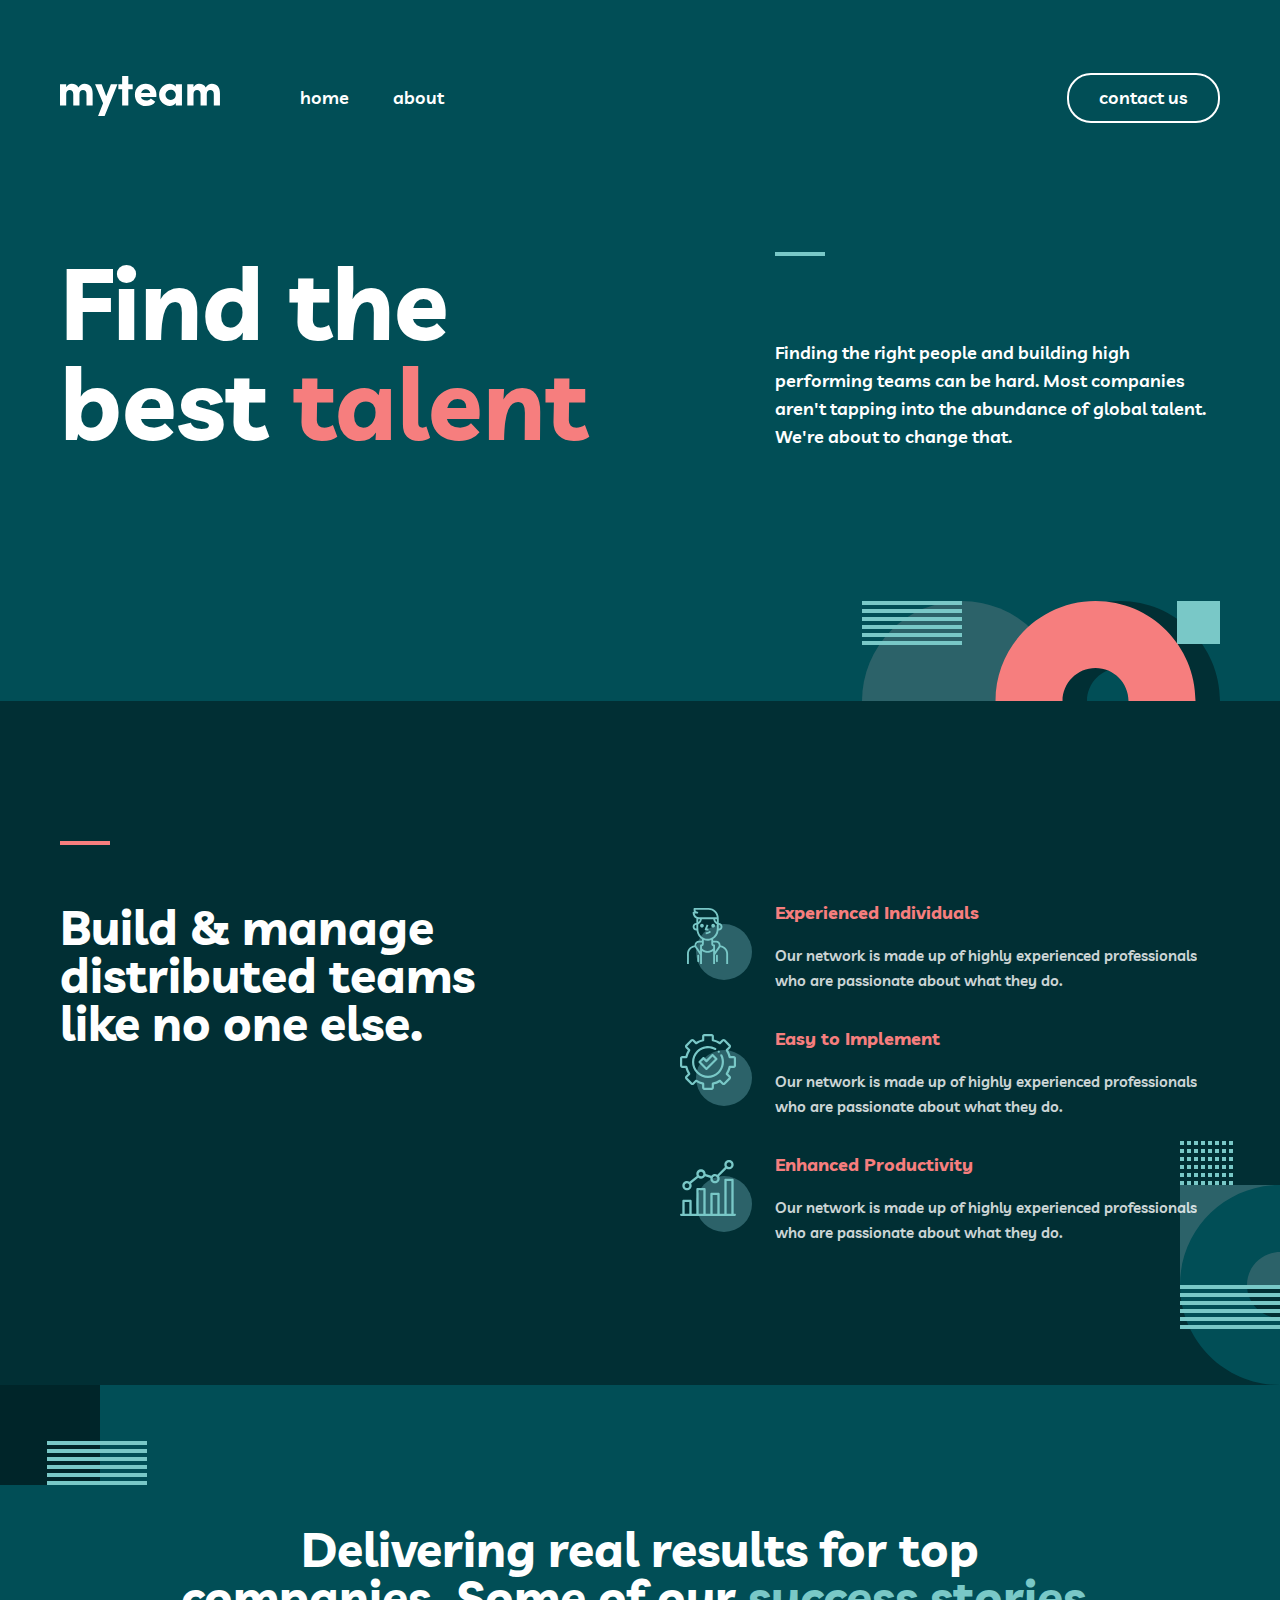
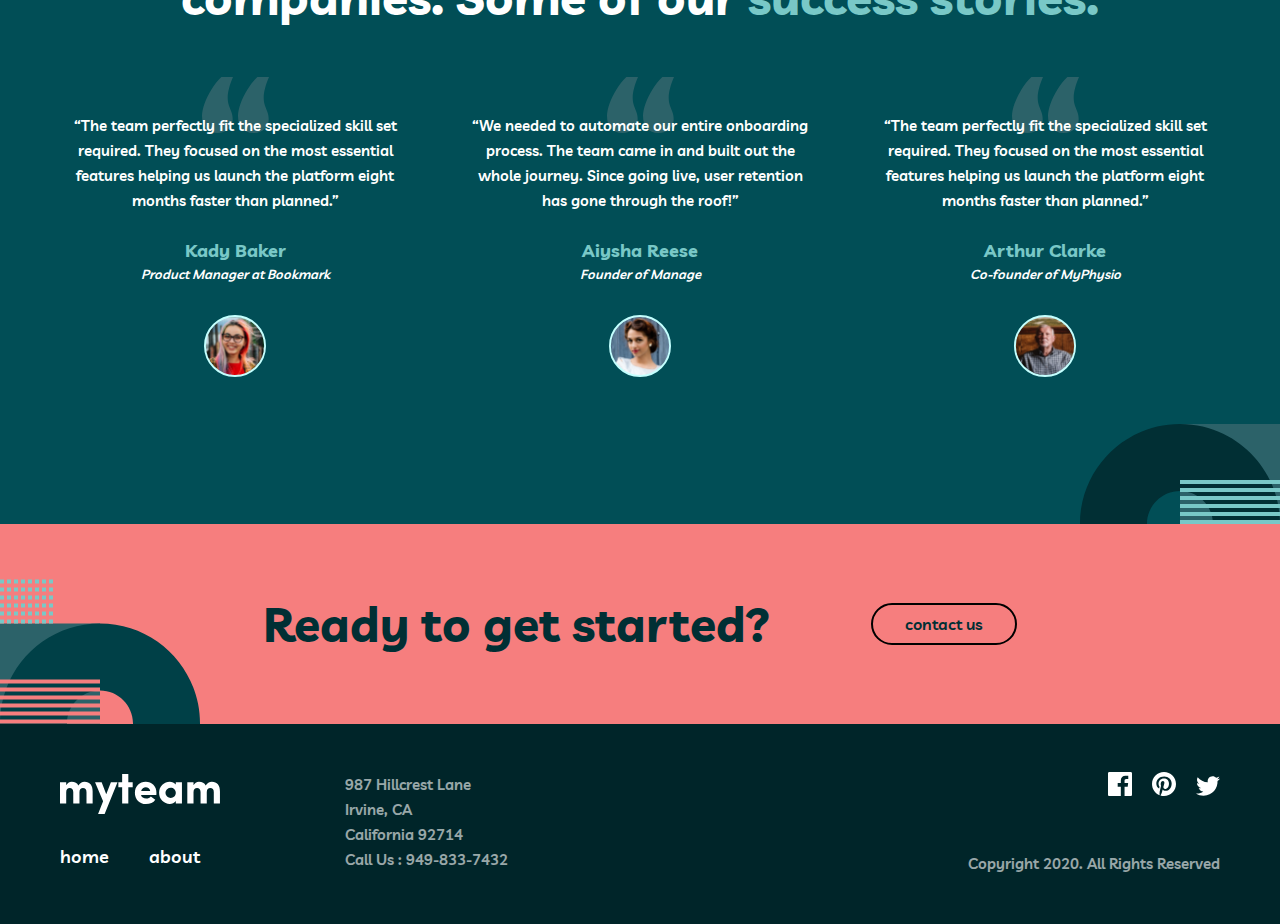
<file: index.html>
<!DOCTYPE html>
<html lang="en">

<head>
    <meta charset="UTF-8">
    <meta name="viewport" content="width=device-width, initial-scale=1.0">
    <link rel="icon" href="./images/header-logo.svg">
    <link rel="stylesheet" href="./css/main.css">
    <!-- <link href="https://unpkg.com/aos@2.3.1/dist/aos.css" rel="stylesheet"> -->
    <title>myteam</title>
</head>

<body>
    <header>
        <div class="container">
            <div class="header">
                <div class="header-logo-wrapper">
                    <a href="/index.html">
                        <img src="./images/header-logo.svg" alt="" width="160" height="40">
                    </a>
                    <ul class="header-list">
                        <li class="header-item">
                            <a class="header-link" href="#">home</a>
                        </li>
                        <li class="header-item">
                            <a class="header-link" href="#">about</a>
                        </li>
                    </ul>
                </div>
                <img class="header-menu-img" src="./images/header-responsive.svg" alt="" width="20" height="17">
                <a href="./about.html" class="header-contact-link">contact us</a>
            </div>
        </div>
        <!-- <div id="wrapper" class="navbar-wrapper">
            <div class="navbar">
                <button class="navbar-close-btn">
                    <img src="./images/icon-close.svg" alt="Close icon" width="18" height="18">
                </button>
                <ul class="navbar-list">
                    <li class="navbar-item">
                        <a href="#" class="navbar-link header-link">home</a>
                    </li>
                </ul>
                <ul class="navbar-list">
                    <li class="navbar-item">
                        <a href="#" class="navbar-link header-link">about</a>
                    </li>
                </ul>
                <a href="./about.html" class="navbar-btn">contact us</a>

            </div>

        </div> -->
    </header>
    <main>
        <section class="hero-section">
            <div class="container">
                <div class="hero">
                    <h2>Find the <br> best <span class="hero-title-color">talent</span></h2>
                    <div class="hero-content-wrapper">
                        <span></span>
                        <p>Finding the right people and building high performing teams can be hard. Most companies
                            aren't
                            tapping into the abundance of global talent. We're about to change that.</p>
                    </div>
                </div>
            </div>
        </section>
        <section class="build-section">
            <div class="container">
                <div class="build">
                    <div class="build-left">
                        <span></span>
                        <h2 data-aos="fade-right" data-aos-duration="1000">Build & manage distributed teams like no one
                            else.</h2>
                    </div>
                    <div class="buld-right">
                        <ul class="build-list">
                            <li data-aos="flip-left" data-aos-duration="1500" class="build-item">
                                <div class="item">
                                    <div class="item-left">
                                        <img src="./images/build-img1.svg" alt="">
                                    </div>
                                    <div class="item-right">
                                        <h3>Experienced Individuals</h3>
                                        <p>Our network is made up of highly experienced professionals who are passionate
                                            about what they do.</p>
                                    </div>
                                </div>
                            </li>
                            <li data-aos="flip-left" data-aos-duration="1500" class="build-item">
                                <div class="item">
                                    <div class="item-left">
                                        <img src="./images/build-img2.svg" alt="">
                                    </div>
                                    <div class="item-right">
                                        <h3>Easy to Implement</h3>
                                        <p>Our network is made up of highly experienced professionals who are passionate
                                            about what they do.</p>
                                    </div>
                                </div>
                            </li>
                            <li data-aos="flip-left" data-aos-duration="1500" class="build-item">
                                <div class="item">
                                    <div class="item-left">
                                        <img src="./images/build-img3.svg" alt="">
                                    </div>
                                    <div class="item-right">
                                        <h3>Enhanced Productivity</h3>
                                        <p>Our network is made up of highly experienced professionals who are passionate
                                            about what they do.</p>
                                    </div>
                                </div>
                            </li>
                        </ul>
                    </div>
                </div>
            </div>
        </section>
        <section class="stories-section">
            <div class="container">
                <div class="stories-title-wrapper">
                    <h2 data-aos="fade-down" data-aos-duration="1500" class="stories-title">Delivering real results for
                        top
                        companies. Some of our <span>success
                            stories.</span>
                    </h2>
                </div>
                <ul class="stories-list">
                    <li data-aos="flip-left" data-aos-easing="ease-out-cubic" data-aos-duration="1500"
                        class="stories-item">
                        <p> “The team perfectly fit the specialized skill set required. They focused on the most
                            essential
                            features helping us launch the platform eight months faster than planned.”</p>
                        <div class="stories-content-wrapper">
                            <strong>Kady Baker</strong>
                            <p>Product Manager at Bookmark</p>
                        </div>
                        <img src="./images/stories-img1.svg" alt="" width="62" height="62">
                    </li>
                    <li data-aos="flip-left" data-aos-easing="ease-out-cubic" data-aos-duration="1500"
                        class="stories-item">
                        <p> “We needed to automate our entire onboarding process. The team came in and built out the
                            whole
                            journey. Since going live, user retention has gone through the roof!”</p>
                        <div class="stories-content-wrapper">
                            <strong>Aiysha Reese</strong>
                            <p>Founder of Manage</p>
                        </div>
                        <img src="./images/stories-img2.svg" alt="" width="62" height="62">
                    </li>
                    <li data-aos="flip-left" data-aos-easing="ease-out-cubic" data-aos-duration="1500"
                        class="stories-item">
                        <p> “The team perfectly fit the specialized skill set required. They focused on the most
                            essential
                            features helping us launch the platform eight months faster than planned.”</p>
                        <div class="stories-content-wrapper">
                            <strong>Arthur Clarke</strong>
                            <p>Co-founder of MyPhysio</p>
                        </div>
                        <img src="./images/stories-img3.svg" alt="" width="62" height="62">
                    </li>
                </ul>
            </div>
        </section>
        <section class="get-section">
            <div class="container">
                <div class="get">
                    <h2 data-aos="flip-left" data-aos-duration="1000">Ready to get started?</h2>
                    <a data-aos="flip-right" data-aos-duration="1000" href="./about.html">contact us</a>
                </div>
            </div>
        </section>
    </main>
    <footer class="site-footer">
        <div class="container">
            <div class="footer">
                <div class="footer-content-wrapper">
                    <div data-aos="fade-right" data-aos-duration="1000" class="footer-logo-wrapper">
                        <img class="footer-img" src="./images/header-logo.svg" alt="" width="160" height="40">
                        <div class="link-wrapper">
                            <a href="#">home</a>
                            <a href="#">about</a>
                        </div>
                    </div>
                    <p data-aos="flip-left" data-aos-duration="1000" class="footer-text">987 Hillcrest Lane <br> Irvine,
                        CA
                        <br> California 92714 <br> Call Us : 949-833-7432
                </div>
                </p>
                <div class="footer-icon-wrapper">
                    <div data-aos="fade-left" data-aos-duration="1000" class="icon-wrapper">
                        <a href="#">
                            <svg width="24" height="24" viewBox="0 0 24 24" fill="none"
                                xmlns="http://www.w3.org/2000/svg">
                                <path
                                    d="M22.675 0H1.325C0.593 0 0 0.593 0 1.325V22.676C0 23.407 0.593 24 1.325 24H12.82V14.706H9.692V11.084H12.82V8.413C12.82 5.313 14.713 3.625 17.479 3.625C18.804 3.625 19.942 3.724 20.274 3.768V7.008L18.356 7.009C16.852 7.009 16.561 7.724 16.561 8.772V11.085H20.148L19.681 14.707H16.561V24H22.677C23.407 24 24 23.407 24 22.675V1.325C24 0.593 23.407 0 22.675 0Z"
                                    fill="currentColor" />
                            </svg>
                        </a>

                        <a href="#">
                            <svg width="24" height="24" viewBox="0 0 24 24" fill="none"
                                xmlns="http://www.w3.org/2000/svg">
                                <path id="Path"
                                    d="M12 0C5.373 0 0 5.372 0 12C0 17.084 3.163 21.426 7.627 23.174C7.522 22.225 7.427 20.769 7.669 19.733C7.887 18.796 9.076 13.768 9.076 13.768C9.076 13.768 8.717 13.049 8.717 11.986C8.717 10.318 9.684 9.072 10.888 9.072C11.911 9.072 12.406 9.841 12.406 10.762C12.406 11.791 11.751 13.33 11.412 14.757C11.129 15.951 12.011 16.926 13.189 16.926C15.322 16.926 16.961 14.677 16.961 11.431C16.961 8.558 14.897 6.549 11.949 6.549C8.535 6.549 6.531 9.11 6.531 11.756C6.531 12.787 6.928 13.894 7.424 14.494C7.522 14.613 7.536 14.718 7.507 14.839L7.174 16.199C7.121 16.419 7 16.466 6.772 16.36C5.273 15.662 4.336 13.471 4.336 11.711C4.336 7.926 7.086 4.449 12.265 4.449C16.428 4.449 19.663 7.416 19.663 11.38C19.663 15.516 17.056 18.844 13.436 18.844C12.22 18.844 11.077 18.213 10.686 17.466L9.938 20.319C9.667 21.362 8.936 22.669 8.446 23.465C9.57 23.812 10.763 24 12 24C18.627 24 24 18.627 24 12C24 5.372 18.627 0 12 0Z"
                                    fill="currentColor" />
                            </svg>
                        </a>

                        <a href="#">
                            <svg width="24" height="20" viewBox="0 0 24 20" fill="none"
                                xmlns="http://www.w3.org/2000/svg">
                                <path id="Path"
                                    d="M24 2.55699C23.117 2.94899 22.168 3.21299 21.172 3.33199C22.189 2.72299 22.97 1.75799 23.337 0.607986C22.386 1.17199 21.332 1.58199 20.21 1.80299C19.313 0.845986 18.032 0.247986 16.616 0.247986C13.437 0.247986 11.101 3.21399 11.819 6.29299C7.728 6.08799 4.1 4.12799 1.671 1.14899C0.381 3.36199 1.002 6.25699 3.194 7.72299C2.388 7.69699 1.628 7.47599 0.965 7.10699C0.911 9.38799 2.546 11.522 4.914 11.997C4.221 12.185 3.462 12.229 2.69 12.081C3.316 14.037 5.134 15.46 7.29 15.5C5.22 17.123 2.612 17.848 0 17.54C2.179 18.937 4.768 19.752 7.548 19.752C16.69 19.752 21.855 12.031 21.543 5.10599C22.505 4.41099 23.34 3.54399 24 2.55699Z"
                                    fill="currentColor" />
                            </svg>
                        </a>

                    </div>
                    <p>Copyright 2020. All Rights Reserved</p>
                </div>
            </div>
        </div>
    </footer>

    <script src="https://unpkg.com/aos@2.3.1/dist/aos.js"></script>

    <script>
        AOS.init();
    </script>
</body>

</html>
</file>
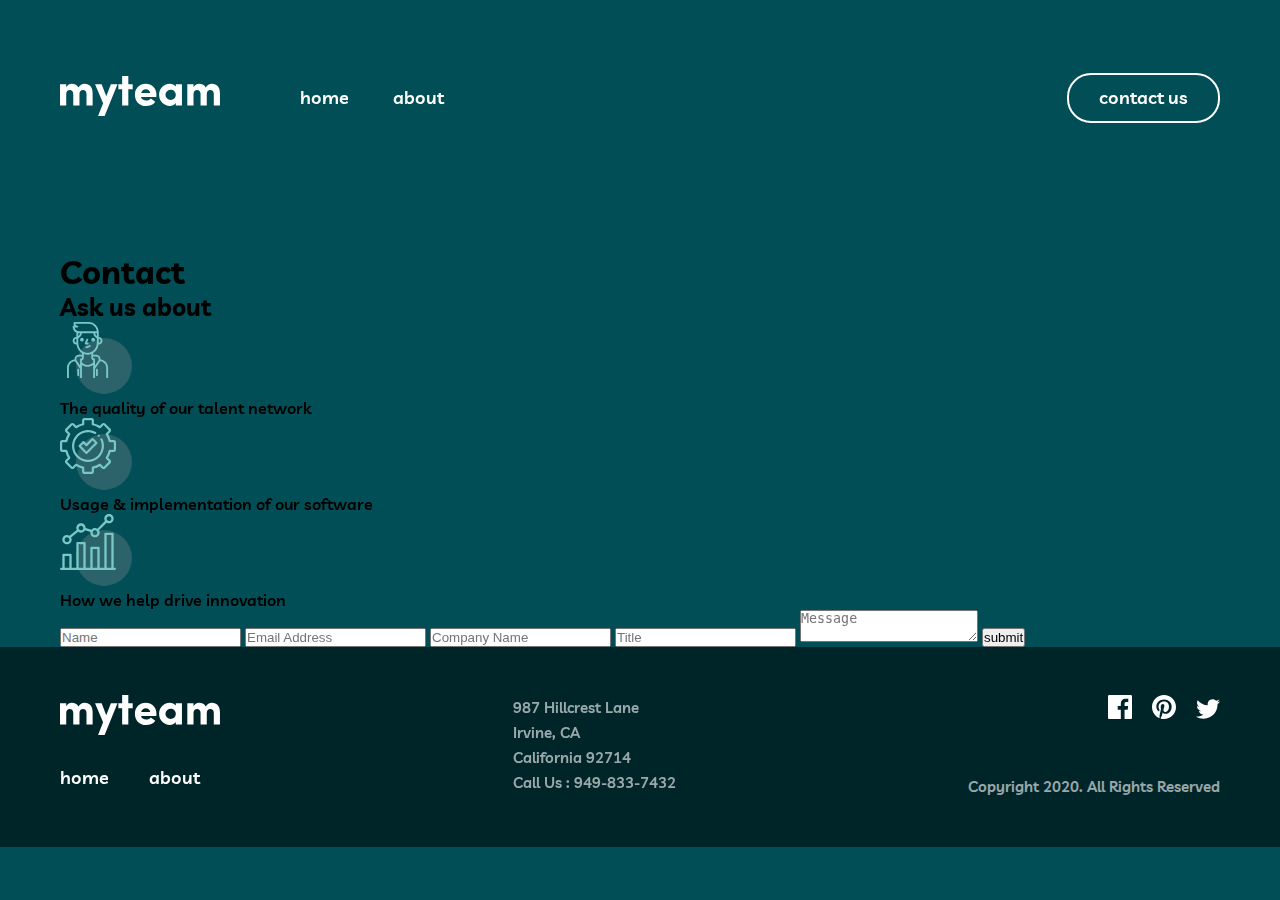
<file: about.html>
<!DOCTYPE html>
<html lang="en">

<head>
    <meta charset="UTF-8">
    <meta name="viewport" content="width=device-width, initial-scale=1.0">
    <link rel="icon" href="./images/header-logo.svg">
    <link rel="stylesheet" href="./css/main.css">
    <link href="https://unpkg.com/aos@2.3.1/dist/aos.css" rel="stylesheet">
    <title>myteam</title>
</head>

<body>
    <header data-aos="fade-down-right" data-aos-duration="1500">
        <div class="container">
            <div class="header">
                <div class="header-logo-wrapper">
                    <a href="/index.html">
                        <img src="./images/header-logo.svg" alt="" width="160" height="40">
                    </a>
                    <ul class="header-list">
                        <li class="header-item">
                            <a class="header-link" href="#">home</a>
                        </li>
                        <li class="header-item">
                            <a class="header-link" href="#">about</a>
                        </li>
                    </ul>
                </div>
                <a href="#" class="header-contact-link">contact us</a>
            </div>
        </div>
    </header>
    <main>
        <section class="contact-section">
            <div class="container">
                <div class="contact">
                    <div data-aos="fade-right" data-aos-duration="2000" class="contact-content-wrapper">
                       <h1 class="contact-title">Contact</h1>
                       <div class="contact-text-wrapper">
                           <h2>Ask us about</h2>
                           <div class="img-wrapper">
                            <img src="./images/build-img1.svg" alt="" width="72" height="72">
                            <p>The quality of our talent network</p>
                           </div>
                           <div class="img-wrapper">
                            <img src="./images/build-img2.svg" alt="" width="72" height="72">
                            <p>Usage & implementation of our software</p>
                           </div>
                           <div class="img-wrapper">
                            <img src="./images/build-img3.svg" alt="" width="72" height="72">
                            <p>How we help drive innovation</p>
                           </div>
                        </div>
                    </div>
                    <form data-aos="fade-left" data-aos-duration="2000" class="form" action="https://htmlacademy.ru/" method="post" aria-autocomplete="none">
                        <input class="form-item" type="text" required name="name" placeholder="Name">
                        <input class="form-item" type="email" required name="email_address" placeholder="Email Address">
                        <input class="form-item" type="text" required name="company_name" placeholder="Company Name">
                        <input class="form-item" type="text" required name="title" placeholder="Title">
                        <textarea class="form-item" name="message" id="" placeholder="Message"></textarea>
                        <button type="submit">submit</button>
                    </form>
                </div>
            </div>
        </section>
    </main>
    <footer class="site-footer">
        <div class="container">
            <div class="footer">

                <div data-aos="fade-right" data-aos-duration="1000" class="footer-logo-wrapper">
                    <img src="./images/header-logo.svg" alt="" width="160" height="40">
                    <div class="link-wrapper">
                        <a href="#">home</a>
                        <a href="#">about</a>
                    </div>
                </div>
                <p data-aos="flip-left" data-aos-duration="1000" class="footer-text">987 Hillcrest Lane <br> Irvine, CA
                    <br> California 92714 <br> Call Us : 949-833-7432
                </p>
                <div class="footer-icon-wrapper">
                    <div data-aos="fade-left" data-aos-duration="1000" class="icon-wrapper">
                        <a href="#">
                            <svg width="24" height="24" viewBox="0 0 24 24" fill="none"
                                xmlns="http://www.w3.org/2000/svg">
                                <path
                                    d="M22.675 0H1.325C0.593 0 0 0.593 0 1.325V22.676C0 23.407 0.593 24 1.325 24H12.82V14.706H9.692V11.084H12.82V8.413C12.82 5.313 14.713 3.625 17.479 3.625C18.804 3.625 19.942 3.724 20.274 3.768V7.008L18.356 7.009C16.852 7.009 16.561 7.724 16.561 8.772V11.085H20.148L19.681 14.707H16.561V24H22.677C23.407 24 24 23.407 24 22.675V1.325C24 0.593 23.407 0 22.675 0Z"
                                    fill="currentColor" />
                            </svg>
                        </a>

                        <a href="#">
                            <svg width="24" height="24" viewBox="0 0 24 24" fill="none"
                                xmlns="http://www.w3.org/2000/svg">
                                <path id="Path"
                                    d="M12 0C5.373 0 0 5.372 0 12C0 17.084 3.163 21.426 7.627 23.174C7.522 22.225 7.427 20.769 7.669 19.733C7.887 18.796 9.076 13.768 9.076 13.768C9.076 13.768 8.717 13.049 8.717 11.986C8.717 10.318 9.684 9.072 10.888 9.072C11.911 9.072 12.406 9.841 12.406 10.762C12.406 11.791 11.751 13.33 11.412 14.757C11.129 15.951 12.011 16.926 13.189 16.926C15.322 16.926 16.961 14.677 16.961 11.431C16.961 8.558 14.897 6.549 11.949 6.549C8.535 6.549 6.531 9.11 6.531 11.756C6.531 12.787 6.928 13.894 7.424 14.494C7.522 14.613 7.536 14.718 7.507 14.839L7.174 16.199C7.121 16.419 7 16.466 6.772 16.36C5.273 15.662 4.336 13.471 4.336 11.711C4.336 7.926 7.086 4.449 12.265 4.449C16.428 4.449 19.663 7.416 19.663 11.38C19.663 15.516 17.056 18.844 13.436 18.844C12.22 18.844 11.077 18.213 10.686 17.466L9.938 20.319C9.667 21.362 8.936 22.669 8.446 23.465C9.57 23.812 10.763 24 12 24C18.627 24 24 18.627 24 12C24 5.372 18.627 0 12 0Z"
                                    fill="currentColor" />
                            </svg>
                        </a>

                        <a href="#">
                            <svg width="24" height="20" viewBox="0 0 24 20" fill="none"
                                xmlns="http://www.w3.org/2000/svg">
                                <path id="Path"
                                    d="M24 2.55699C23.117 2.94899 22.168 3.21299 21.172 3.33199C22.189 2.72299 22.97 1.75799 23.337 0.607986C22.386 1.17199 21.332 1.58199 20.21 1.80299C19.313 0.845986 18.032 0.247986 16.616 0.247986C13.437 0.247986 11.101 3.21399 11.819 6.29299C7.728 6.08799 4.1 4.12799 1.671 1.14899C0.381 3.36199 1.002 6.25699 3.194 7.72299C2.388 7.69699 1.628 7.47599 0.965 7.10699C0.911 9.38799 2.546 11.522 4.914 11.997C4.221 12.185 3.462 12.229 2.69 12.081C3.316 14.037 5.134 15.46 7.29 15.5C5.22 17.123 2.612 17.848 0 17.54C2.179 18.937 4.768 19.752 7.548 19.752C16.69 19.752 21.855 12.031 21.543 5.10599C22.505 4.41099 23.34 3.54399 24 2.55699Z"
                                    fill="currentColor" />
                            </svg>
                        </a>

                    </div>
                    <p>Copyright 2020. All Rights Reserved</p>
                </div>
            </div>
        </div>
    </footer>

    <script src="https://unpkg.com/aos@2.3.1/dist/aos.js"></script>

    <script>
        AOS.init();
    </script>
</body>

</html>
</file>
<file: css/main.css>
@font-face {
  font-display: swap;
  font-family: 'Livvic';
  font-style: normal;
  font-weight: 600;
  src: url("../fonts/livvic-v14-latin-600.woff2") format("woff2");
}

@font-face {
  font-display: swap;
  font-family: 'Livvic';
  font-style: normal;
  font-weight: 700;
  src: url("../fonts/livvic-v14-latin-700.woff2") format("woff2");
}

* {
  margin: 0;
  padding: 0;
  list-style: none;
  text-decoration: none;
  -webkit-box-sizing: border-box;
          box-sizing: border-box;
  scroll-behavior: smooth;
}

body {
  font-family: "Livvic", sans-serif;
  background-color: #014E56;
}

.container {
  max-width: 1200px;
  margin: 0 auto;
  padding: 0 20px;
}

header {
  padding: 73px 0 129px;
}

.header {
  display: -webkit-box;
  display: -ms-flexbox;
  display: flex;
  -webkit-box-align: center;
      -ms-flex-align: center;
          align-items: center;
  -webkit-box-pack: justify;
      -ms-flex-pack: justify;
          justify-content: space-between;
}

.header-logo-wrapper {
  display: -webkit-box;
  display: -ms-flexbox;
  display: flex;
  -webkit-box-align: center;
      -ms-flex-align: center;
          align-items: center;
  gap: 80px;
}

.header-item {
  display: inline-block;
}

.header-item + .header-item {
  margin-left: 40px;
}

.header-link {
  color: #fff;
  font-size: 18px;
  font-weight: 600;
  line-height: 28px;
  -webkit-transition: color 0.4s;
  transition: color 0.4s;
}

.header-link:hover {
  color: #F67E7E;
}

.header-contact-link,
.navbar-btn {
  width: 153px;
  color: #fff;
  border: 2px solid #fff;
  border-radius: 24px;
  padding: 9px 0;
  text-align: center;
  font-size: 18px;
  font-weight: 600;
  line-height: 28px;
}

.header-contact-link:hover {
  background-color: #fff;
  color: #002529;
}

.header-menu-img {
  display: none;
}

@media (max-width: 1024px) {
  header {
    padding: 64px 0 112px;
  }
}

@media (max-width: 660px) {
  header {
    padding: 48px 0 80px;
  }
  .header-item {
    display: none;
  }
  .header-contact-link {
    display: none;
  }
  .header-menu-img {
    display: block;
  }
}

.hero-section {
  background-image: url("../images/hero-backround-img1.svg");
  background-repeat: no-repeat;
  background-size: 200px;
  background-position: calc(50% - 755px) top;
}

.hero {
  display: -webkit-box;
  display: -ms-flexbox;
  display: flex;
  -webkit-box-align: start;
      -ms-flex-align: start;
          align-items: start;
  -webkit-box-pack: justify;
      -ms-flex-pack: justify;
          justify-content: space-between;
}

.hero h2 {
  color: #fff;
  font-size: 100px;
  font-weight: 700;
  line-height: 100px;
}

.hero-title-color {
  color: #F67E7E;
  font-size: 100px;
  font-weight: 700;
  line-height: 100px;
}

.hero-content-wrapper {
  width: 445px;
  background-image: url("../images/hero-backround-img2.svg");
  background-repeat: no-repeat;
  background-size: 358px;
  background-position: right bottom;
  padding-bottom: 250px;
}

.hero-content-wrapper span {
  display: inline-block;
  width: 50px;
  margin-bottom: 79px;
  height: 4px;
  background-color: #79C8C7;
}

.hero-content-wrapper p {
  color: #FFF;
  font-size: 18px;
  font-weight: 600;
  line-height: 28px;
}

@media (max-width: 1024px) {
  .hero {
    display: -webkit-box;
    display: -ms-flexbox;
    display: flex;
    -webkit-box-orient: vertical;
    -webkit-box-direction: normal;
        -ms-flex-direction: column;
            flex-direction: column;
  }
  .hero-content-wrapper span {
    display: none;
  }
  .hero-content-wrapper {
    width: 457px;
    margin: 0 auto;
    text-align: center;
    background-position: center bottom;
    margin-top: 24px;
  }
  .hero-content-wrapper p {
    font-size: 15px;
  }
  .hero h2 {
    font-size: 64px;
    line-height: 56px;
    margin: 0 auto;
    text-align: center;
  }
  .hero-title-color {
    font-size: 64px;
    line-height: 56px;
  }
}

@media (max-width: 660px) {
  .hero-content-wrapper {
    width: 321px;
    background-size: 100%;
  }
  .hero h2 {
    font-size: 40px;
    line-height: 40px;
    margin: 0 auto;
  }
  .hero-title-color {
    font-size: 40px;
    line-height: 40px;
  }
}

.build-section {
  width: 100%;
  background-color: #012F34;
  padding: 140px 0;
  background-image: url("../images/build-backround-img1.svg");
  background-repeat: no-repeat;
  background-size: 100px;
  background-position: right bottom;
}

.build {
  display: -webkit-box;
  display: -ms-flexbox;
  display: flex;
  -webkit-box-align: start;
      -ms-flex-align: start;
          align-items: start;
  -webkit-box-pack: justify;
      -ms-flex-pack: justify;
          justify-content: space-between;
}

.build-left {
  max-width: 445px;
}

.build-left span {
  display: inline-block;
  width: 50px;
  height: 4px;
  margin-bottom: 54px;
  background-color: #F67E7E;
}

.build-left h2 {
  color: #FFF;
  font-size: 48px;
  font-weight: 700;
  line-height: 48px;
}

.build-list {
  padding-top: 58px;
}

.build-item {
  max-width: 540px;
}

.build-item + .build-item {
  margin-top: 32px;
}

.item {
  gap: 23px;
  display: -webkit-box;
  display: -ms-flexbox;
  display: flex;
  -webkit-box-align: center;
      -ms-flex-align: center;
          align-items: center;
}

.item-right h3 {
  color: #F67E7E;
  font-size: 18px;
  font-weight: 700;
  line-height: 28px;
  margin-bottom: 16px;
}

.item-right p {
  color: #fff;
  opacity: 0.8;
  font-size: 15px;
  font-weight: 600;
  line-height: 25px;
}

@media (max-width: 1024px) {
  .build-section {
    background-size: 100px 244px;
    background-position: right top;
  }
  .build {
    -webkit-box-orient: vertical;
    -webkit-box-direction: normal;
        -ms-flex-direction: column;
            flex-direction: column;
  }
  .build-left {
    width: 445px;
    margin: 0 auto;
  }
  .build-left span {
    margin-bottom: 32px;
  }
  .build-left h2 {
    font-size: 32px;
    line-height: 32px;
  }
  .buld-right {
    max-width: 100%;
    margin: 0 auto;
  }
}

@media (max-width: 640px) {
  .build-list {
    max-width: 327px;
  }
  .build-left {
    width: 240px;
    margin: 0;
  }
  .item {
    max-width: 327px;
    gap: 16px;
    display: -webkit-box;
    display: -ms-flexbox;
    display: flex;
    -webkit-box-orient: vertical;
    -webkit-box-direction: normal;
        -ms-flex-direction: column;
            flex-direction: column;
    text-align: center;
  }
}

.stories-section {
  padding: 140px 0;
  background-image: url("../images/stories-bg1.svg"), url("../images/stories-bg2.svg");
  background-repeat: no-repeat;
  background-size: 147px, 200px;
  background-position: top left, bottom right;
}

.stories-title-wrapper {
  max-width: 932px;
  text-align: center;
  margin: 0 auto;
  margin-bottom: 56px;
}

.stories-title {
  color: #FFF;
  font-size: 48px;
  font-weight: 700;
  line-height: 48px;
}

.stories-title span {
  color: #79C8C7;
}

.stories-list {
  display: -webkit-box;
  display: -ms-flexbox;
  display: flex;
  -webkit-box-pack: justify;
      -ms-flex-pack: justify;
          justify-content: space-between;
}

.stories-item {
  width: 350px;
  padding-top: 36px;
  text-align: center;
  background-image: url("../images/stories-item1.svg");
  background-repeat: no-repeat;
  background-size: 67px 56px;
  background-position: center top;
}

.stories-item {
  font-size: 15px;
  font-weight: 600;
  line-height: 25px;
}

.stories-item p {
  color: #FFF;
  font-size: 15px;
  font-weight: 600;
  line-height: 25px;
}

.stories-content-wrapper {
  margin: 24px 0 32px;
}

.stories-content-wrapper strong {
  color: #79C8C7;
  font-size: 18px;
  font-weight: 700;
  line-height: 28px;
}

.stories-content-wrapper p {
  color: #FFF;
  font-size: 13px;
  font-style: italic;
  font-weight: 500;
  line-height: 18px;
}

@media (max-width: 1024px) {
  .stories-section {
    padding: 100px 0;
  }
  .stories-list {
    -webkit-box-orient: vertical;
    -webkit-box-direction: normal;
        -ms-flex-direction: column;
            flex-direction: column;
    gap: 48px;
  }
  .stories-item {
    width: 100%;
    text-align: center;
  }
  .stories-title-wrapper {
    width: 70%;
    margin: 0 auto;
    text-align: center;
    margin-bottom: 48px;
  }
  .stories-title {
    font-size: 32px;
    line-height: 32px;
  }
  .stories-item p {
    width: 60%;
    margin: 0 auto;
  }
}

@media (max-width: 655px) {
  .stories-section {
    padding: 140px 0;
  }
  .stories-title-wrapper {
    width: 327px;
  }
  .stories-item p {
    width: 80%;
  }
}

.get-section {
  padding: 76px 243px;
  background-color: #F67E7E;
  background-image: url("../images/get-bg.svg");
  background-repeat: no-repeat;
  background-size: 200px 145px;
  background-position: left bottom;
}

.get {
  display: -webkit-box;
  display: -ms-flexbox;
  display: flex;
  -webkit-box-align: center;
      -ms-flex-align: center;
          align-items: center;
  -webkit-box-pack: justify;
      -ms-flex-pack: justify;
          justify-content: space-between;
}

.get h2 {
  color: #012F34;
  font-size: 48px;
  font-weight: 700;
  line-height: 48px;
}

.get a {
  color: #012F34;
  padding: 9px 32px;
  border-radius: 30px;
  border: 2px solid #000;
}

.get a:hover {
  color: #FFF;
  background: #012F34;
}

@media (max-width: 1220px) {
  .get h2 {
    font-size: 32px;
    line-height: 32px;
  }
}

@media (max-width: 1024px) {
  .get-section {
    padding: 76px 77px;
    background-size: 140px 100px;
  }
}

@media (max-width: 710px) {
  .get-section {
    padding: 83px 0;
  }
  .get {
    -webkit-box-orient: vertical;
    -webkit-box-direction: normal;
        -ms-flex-direction: column;
            flex-direction: column;
  }
  .get h2 {
    width: 327px;
    text-align: center;
    margin-bottom: 24px;
  }
}

.site-footer {
  padding: 48px 0;
  background-color: #002529;
}

.footer {
  display: -webkit-box;
  display: -ms-flexbox;
  display: flex;
  -webkit-box-align: start;
      -ms-flex-align: start;
          align-items: start;
  -webkit-box-pack: justify;
      -ms-flex-pack: justify;
          justify-content: space-between;
}

.footer-content-wrapper {
  display: -webkit-box;
  display: -ms-flexbox;
  display: flex;
  -webkit-box-align: center;
      -ms-flex-align: center;
          align-items: center;
  gap: 125px;
}

.footer-logo-wrapper a {
  display: inline-block;
  color: #FFF;
  margin-top: 25px;
  font-size: 18px;
  font-weight: 600;
  line-height: 28px;
}

.footer-logo-wrapper a:hover {
  color: #F67E7E;
}

.footer-text {
  color: #FFF;
  opacity: 0.6;
  font-size: 15px;
  font-weight: 600;
  line-height: 25px;
}

.footer-icon-wrapper {
  gap: 51px;
  display: -webkit-box;
  display: -ms-flexbox;
  display: flex;
  -webkit-box-orient: vertical;
  -webkit-box-direction: normal;
      -ms-flex-direction: column;
          flex-direction: column;
}

.footer-icon-wrapper p {
  color: #FFF;
  opacity: 0.6;
  font-size: 15px;
  font-weight: 600;
  line-height: 25px;
}

.icon-wrapper {
  text-align: right;
}

.link-wrapper {
  display: -webkit-box;
  display: -ms-flexbox;
  display: flex;
  -webkit-box-align: center;
      -ms-flex-align: center;
          align-items: center;
  gap: 40px;
}

.icon-wrapper a {
  color: #FFF;
}

.icon-wrapper a:hover {
  color: #F67E7E;
}

.icon-wrapper a + a {
  margin-left: 16px;
}

@media (max-width: 860px) {
  .site-footer {
    padding: 56px 10px;
  }
  .footer {
    -webkit-box-orient: vertical;
    -webkit-box-direction: normal;
        -ms-flex-direction: column;
            flex-direction: column;
  }
  .footer-icon-wrapper {
    width: 100%;
    -webkit-box-align: center;
        -ms-flex-align: center;
            align-items: center;
    margin-top: 50px;
  }
  .footer-content-wrapper {
    width: 100%;
    -webkit-box-pack: justify;
        -ms-flex-pack: justify;
            justify-content: space-between;
  }
  .footer-text {
    text-align: end;
  }
}

@media (max-width: 510px) {
  .footer-content-wrapper {
    -webkit-box-orient: vertical;
    -webkit-box-direction: normal;
        -ms-flex-direction: column;
            flex-direction: column;
    gap: 24px;
  }
  .footer-text {
    text-align: center;
  }
}
/*# sourceMappingURL=main.css.map */
</file>
